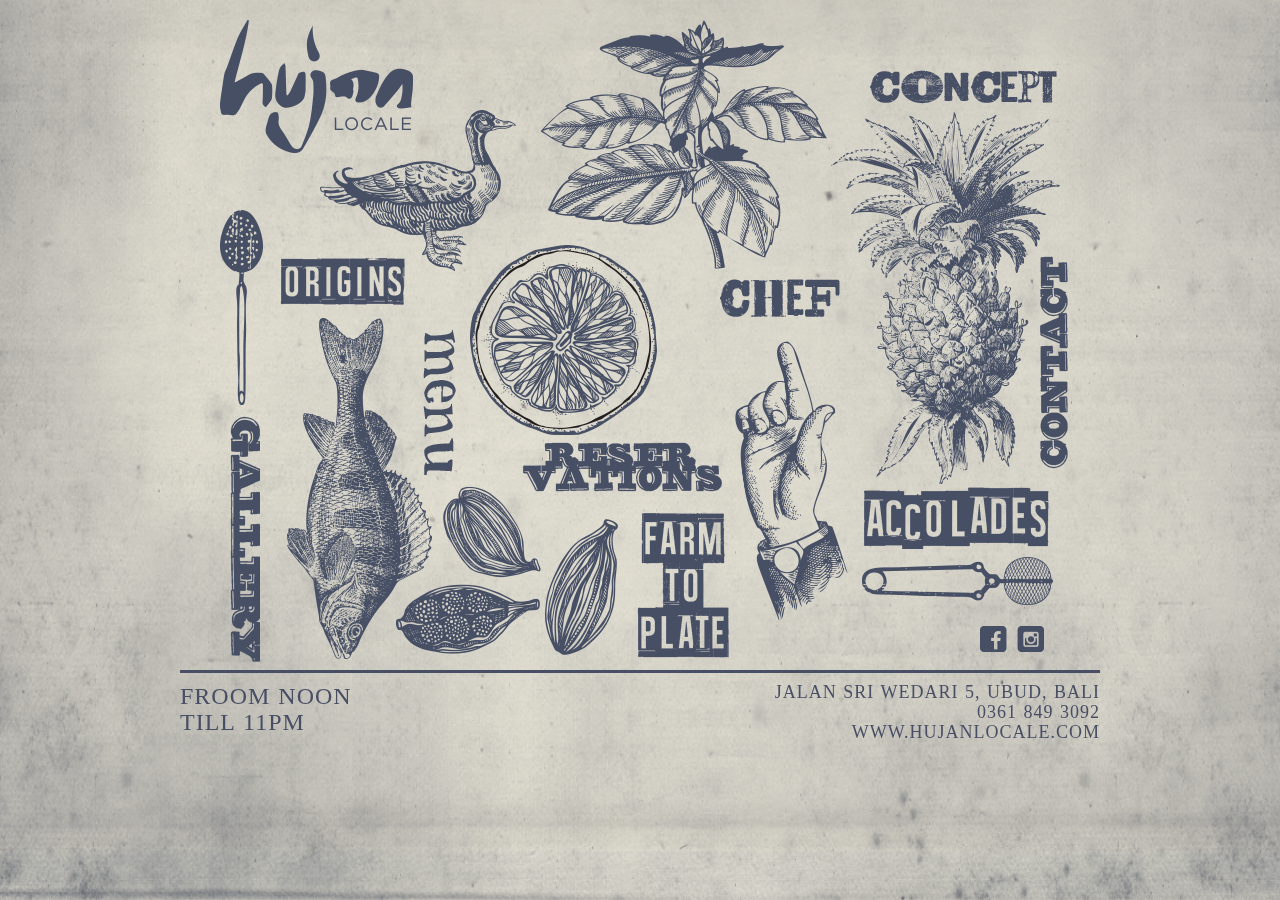
<file: hujan-slide/index.html>
<!DOCTYPE html>
<html lang="en">

<head>

	<meta charset="utf-8">
	<meta http-equiv="X-UA-Compatible" content="IE=edge">
	<meta name="viewport" content="width=device-width, initial-scale=1">
	<meta name="description" content="">
	<meta name="author" content="">

	<title>Hujan</title>

	<!-- Bootstrap Core CSS -->
	<link href="css/bootstrap.min.css" rel="stylesheet">

	<!-- Custom CSS -->
	<link href="css/business-casual.css" rel="stylesheet">
	<link href="js/owl-carousel/owl.carousel.css" rel="stylesheet">
    <link href="js/owl-carousel/owl.theme.css" rel="stylesheet">
    <link href="js/owl-carousel/owl.transitions.css" rel="stylesheet">

	<!-- Fonts -->
	<link href="http://fonts.googleapis.com/css?family=Open+Sans:300italic,400italic,600italic,700italic,800italic,400,300,600,700,800" rel="stylesheet" type="text/css">
	<link href="http://fonts.googleapis.com/css?family=Josefin+Slab:100,300,400,600,700,100italic,300italic,400italic,600italic,700italic" rel="stylesheet" type="text/css">

	<!-- arya load update css -->
	<link href="css/update.css" rel="stylesheet">
	<!--end arya load update css -->

	<!-- HTML5 Shim and Respond.js IE8 support of HTML5 elements and media queries -->
	<!-- WARNING: Respond.js doesn't work if you view the page via file:// -->
	<!--[if lt IE 9]>
		<script src="https://oss.maxcdn.com/libs/html5shiv/3.7.0/html5shiv.js"></script>
		<script src="https://oss.maxcdn.com/libs/respond.js/1.4.2/respond.min.js"></script>
	<![endif]-->
	<style>
		.a.concept {
			background: url('./img/concept_text.png') no-repeat 0 0;
			position: absolute;
			top: 75px;
			width: 188px;
			left: 665px;
			height: 35px;
		}
	</style>

</head>

<body>
	<div class="home-wrap">
		
		<div class="bg">
			<img src="img/background.png">
		</div>

		<div class="container-hujan slide-container" id="container">
			<ul class="scrollto">
				<!-- top 3 -->			
				<li>
					<div class="menu main" style="visibility: visible;">
						<div class="menu-wrap">
							<div class="container">
								<div class="row">
									<div class="col-md-12 no-padding">
										<div class="col-md-10 col-md-offset-1 contact-map">
											<div class="col-md-12 no-padding">
												<img src="img/menu-top-menu-page.png" alt="">
											</div>
											<div class="col-md-12 no-padding text-center menu-text">
												<h3><a href="">ALL DAY MENU</a></h3>
												<h3><a href="">LUNCH</a></h3>
												<h3><a href="">DINNER</a></h3>
												<h3><a href="">DRINKS</a></h3>
											</div>
											<div class="col-md-12 no-padding">
												<img src="img/menu-footer.png" alt="">
											</div>
										</div>
										<ul class="clearfix">
											<li><a href="#" class="absolute back-to-home-contact-page135 home"></a></li>
										</ul>
									</div>
								</div>
							</div>
						</div>
					</div>
				</li>
				<li>
					<div class="concept main" style="visibility: visible;">
						<div class="concept-wrap">
							<div class="col-md-12 no-padding">
								<div class="col-md-6 no-padding">
									<ul class="clearfix">
										<li><img src="img/pohon-concept-page.png" alt="" class="absolute pohon-concept-page"></li>
										<li><img src="img/concept_text.png" alt="" class="absolute concept-text-page"></li>
										<li><a href="#" class="absolute back-to-menu-concept-page menu"></a></li>
									</ul>
									<div class="col-md-7 col-md-offset-4 cheff-content">
										<p>Hujan, meaning rain, will focus the essentials of cuisine with a “found and foraged” philosophy. Chef Will Meyrick is a manifestation of his desire to return to creating smaller restaurants with slow cooked food.  Welcoming a return to his chef and kitchen origins, in contrast to his role of the iconic Street Food Chef in the faster paced and urban restaurants of Mama San and Sarong.</p><br>

										<p>Will together with his “chef in crime” Palm Amatawet, alongside Chefs Tim Bartholomew and Stuart Marsden now embark on this this culinary adventure using the best of local ingredients, sourced from local farmers and fostering stronger links with the surrounding community.</p>
										<p>Its namesake Hujan was chosen to portray what the rains represent Good fortune, prosperity and harvest.
										A twist on traditional Indonesian food, Hujan serves a combination of dishes found in the backstreet kitchens of south East Asia, focusing on slow grassroots cooking. Incorporating Wills Scottish background and love Asian cuisine expect “Thai burgers” or a whole roasted pig head - a fusion of east meets west. There is a focus on seasonality and provenance of ingredients.</p>
									</div>
								</div>
								<div class="col-md-6 no-padding">
									<img src="img/concept_content.png"alt="">
									<img src="img/buah-kembar-concept-page.png" alt="" class="absolute buah-kembar-concept-page">
								</div>
							</div>
						</div>
					</div>
				</li>
				<li>
					<div class="accolades main" style="visibility: visible;">
						<div class="accolades-wrap">
							<div class="container">
								<div class="row">
									<div class="col-md-12 no-padding">
										<div class="col-md-10 col-md-offset-1">
											<div class="col-md-10 col-md-offset-1 no-padding">
												<img src="img/accolades-header-accolades-page.png" alt="">
											</div>
											<div class="col-md-12 no-padding">
												<img src="img/kuping.png" class="absolute kuping" alt="">
												<ul class="clearfix">
													<li><a href="" class="absolute fb-accolades-page"></a></li>
													<li><a href="" class="absolute instagram-accolades-page"></a></li>
													<li><a href="" class="absolute twitter-accolades-page"></a></li>
													<li><a href="" class="absolute press-accolades-page"></a></li>
													<li><a href="" class="absolute will-accolades-page"></a></li>
													<li><a href="" class="absolute mamasan-accolades-page"></a></li>
													<li><a href="" class="absolute sarong-accolades-page"></a></li>
													<li><a href="" class="absolute eo-accolades-page"></a></li>
												</ul>
											</div>
										</div>
									</div>
								</div>
							</div>
						</div>
						<ul class="clearfix">
							<li><a href="#" class="absolute back-to-menu-accolades-page menu"></a></li>
							<li><a href="#" class="absolute back-to-home-accolades-page home"></a></li>
							<li><img src="img/saringan-bola-accolades.png" class="absolute saringan-bulat-accolades-page" alt=""></li>
							<li><img src="img/jeruk-setengah.png" class="absolute jeruk-setengah-accolades-page" alt=""></li>
							<li><img src="img/ikan-accolades.png" class="absolute ikan-accolades-page" alt=""></li>
						</ul>
					</div>
				</li>
				<!--end top 3 -->

				<!-- middle 3 -->
				<li>
					<div class="chef main" style="visibility: visible;">
						<div class="cheff-wrap">
							<div class="col-md-12">
								<div class="row">
									<div class="col-md-6">
										<div class="row">
											<img src="img/will.png"alt="">
										</div>
									</div>
									<div class="col-md-6">
										<div class="row">
											<ul class="clearfix">
												<li>
													<img src="img/ikan-stengah.png" alt="" class="absolute ikan-setengah-cheff-page">
												</li>
												<li>
													<img src="img/chef_text.png" alt="" class="absolute cheff-text-cheff-page">
												</li>
												<li>
													<a href="#" class="absolute back-to-menu-cheff-page menu"></a>
												</li>
												<li>
													<img src="img/jeruk-setengah.png" alt="" class="absolute jeruk-setengah-cheff-page">
												</li>
												<li>
													<a href="#" class="absolute back-to-home-cheff-page home"></a>
												</li>
											</ul>
											<div class="col-md-7 col-md-offset-1 cheff-content">
												<p>Hujan, meaning rain, will focus the essentials of cuisine with a “found and foraged” philosophy. Chef Will Meyrick is a manifestation of his desire to return to creating smaller restaurants with slow cooked food.  Welcoming a return to his chef and kitchen origins, in contrast to his role of the iconic Street Food Chef in the faster paced and urban restaurants of Mama San and Sarong.</p><br>

												<p>Will together with his “chef in crime” Palm Amatawet, alongside Chefs Tim Bartholomew and Stuart Marsden now embark on this this culinary adventure using the best of local ingredients, sourced from local farmers and fostering stronger links with the surrounding community.</p>
												<p>Its namesake Hujan was chosen to portray what the rains represent Good fortune, prosperity and harvest.
												A twist on traditional Indonesian food, Hujan serves a combination of dishes found in the backstreet kitchens of south East Asia, focusing on slow grassroots cooking. Incorporating Wills Scottish background and love Asian cuisine expect “Thai burgers” or a whole roasted pig head - a fusion of east meets west. There is a focus on seasonality and provenance of ingredients.</p>
											</div>
										</div>
									</div>
								</div>
							</div>
						</div>
					</div>
				</li>								
				<li>
					<div class="home main" style="visibility: visible;">
						<div class="col-md-12">
							<div class="index-page">
								<div class="home-inner-wrap">
									<nav>
										<ul class="clearfix">
											<li>
												<a href="" class="home-logo"></a>
											</li>
											<li>
												<img src="img/bebek.png" class="bebek-home" alt="">
											</li>
											<li>
												<img src="img/pohon.png" class="pohon-home" alt="">
											</li>
											<li>
												<a href="#" title="Concept" class="concept"></a>
											</li>
											<li>
												<img src="img/penyaringan.png" class="penyaringan-home" alt="">
											</li>
											<li>
												<a href="#" title="Origin" class="origin-text-home"></a>
											</li>
											<li>
												<img src="img/jeruk.png" class="jeruk-home" alt="">
											</li>
											<li>
												<a href="#" title="Chef" class="chef-text-home chef"></a>
											</li>
											<li>
												<img src="img/nanas.png" class="nanas-home" alt="">
											</li>
											<li>
												<a href="#" title="Contact" class="contact-text-home contact"></a>
											</li>
											<li>
												<a href="#" title="Gallery" class="gallery-text-home gallery"></a>
											</li>
											<li>
												<img src="img/ikan.png" class="ikan-home" alt="">
											</li>
											<li>
												<a href="#" title="Menu" class="menu-text-home menu"></a>
											</li>
											<li>
												<img src="img/buah_kembar.png" class="buah-kembar-home" alt="">
											</li>
											<li>
												<a href="#" title="Reservation" class="reservation-text"></a>
											</li>
											<li>
												<a href="#" title="Farmtoplate" class="farm-to-plate-text-home farm"></a>
											</li>
											<li>
												<img src="img/jari_tangan.png" class="jari-tangan-home" alt="">
											</li>
											<li>
												<a href="#" title="Accolades" class="accolades-text-home accolades"></a>
											</li>
											<li>
												<img src="img/saringan_bola.png" class="saringan-bola-home" alt="">
											</li>
											<li>
												<a href="" class="fb"></a>
											</li>
											<li>
												<a href="" class="instagram"></a>
											</li>
										</ul>
									</nav>
								</div>
								<div class="footer-home">
									<div class="text-left">
										<h3>FROOM NOON <br>
										TILL 11PM</h3>
									</div>
									<div class="text-right">
										<h4>JALAN SRI WEDARI 5, UBUD, BALI <br>
										0361 849 3092 <br>
										WWW.HUJANLOCALE.COM</h4>
									</div>                   
								</div>
							</div>
						</div>
					</div>
				</li>
				<li>					
					<div class="farm main" style="visibility: visible;">
						<div class="farm-wrap">
							<div class="col-md-12 no-padding">
								<div class="col-md-6 no-padding">
									<ul class="clearfix">
										<li><img src="img/buah-kembar-farm.png" alt="" class="absolute buah-kembar-farm-to-plate-page"></li>
										<li><img src="img/farm-to-plate-page.png" alt="" class="absolute farm-to-plate-page"></li>
										<li><img src="img/jeruk-farm-to-plate.png" alt="" class="absolute jeruk-farm-to-plate"></li>
										<li><a href="#" class="absolute back-to-menu-farm-page menu"></a></li>
									</ul>
									<div class="col-md-7 col-md-offset-4 cheff-content">
										<p>Hujan, meaning rain, will focus the essentials of cuisine with a “found and foraged” philosophy. Chef Will Meyrick is a manifestation of his desire to return to creating smaller restaurants with slow cooked food.  Welcoming a return to his chef and kitchen origins, in contrast to his role of the iconic Street Food Chef in the faster paced and urban restaurants of Mama San and Sarong.</p><br>

										<p>Will together with his “chef in crime” Palm Amatawet, alongside Chefs Tim Bartholomew and Stuart Marsden now embark on this this culinary adventure using the best of local ingredients, sourced from local farmers and fostering stronger links with the surrounding community.</p>
										<p>Its namesake Hujan was chosen to portray what the rains represent Good fortune, prosperity and harvest.
										A twist on traditional Indonesian food, Hujan serves a combination of dishes found in the backstreet kitchens of south East Asia, focusing on slow grassroots cooking. Incorporating Wills Scottish background and love Asian cuisine expect “Thai burgers” or a whole roasted pig head - a fusion of east meets west. There is a focus on seasonality and provenance of ingredients.</p>
									</div>
								</div>
								<div class="col-md-6 no-padding" style="padding-top: 190px;">
								<ul class="clearfix">
									<li><a href="#" class="absolute back-to-home-farm-page45 home"></a></li>
								</ul>
									<img src="img/blank.png"alt="">
								</div>
							</div>
						</div>
					</div>
				</li>				
				<!--end middle 3 -->

				<!--bottom 3 -->
				<li>
					<div class="gallery main" style="visibility: visible;">
						<div class="gallery-wrap">
							<ul class="clearfix">
								<li><img src="img/ikan-gallery.png" alt="" class="absolute ikan-gallery-page"></li>
								<li><img src="img/pohon-gallery.png" alt="" class="absolute pohon-gallery-page"></li>
								<li><img src="img/buah-kembar-farm.png" alt="" class="absolute buah-kembar-gallery-page"></li>
								<li><a href="#" class="absolute back-to-home-gallery-page home"></a></li>
							</ul>
							<div class="col-md-12 no-padding">
								<div id="owl-demo" class="owl-carousel owl-theme">
					 
								  <div class="item gallery-item"><img src="img/gallery-1.png" alt=""></div>
								  <div class="item gallery-item"><img src="img/gallery-2.png" alt=""></div>
								 
								</div>
							</div>
						</div>
					</div>
				</li>
				<li>
					<div class="contact main" style="visibility: visible;">
						<div class="contact-wrap">
							<ul class="clearfix">
								<li><img src="img/contact_text-contact-page.png" alt="" class="absolute contact-text-contact-page"></li>
								<li><img src="img/buah-kembar-contact-page.png" alt="" class="absolute buah-kembar-contact-page"></li>
								<li><img src="img/jeruk-contact-page.png" alt="" class="absolute jeruk-contact-page"></li>
							</ul>
							<div class="container">
								<div class="row">
									<div class="col-md-12 no-padding">
										<div class="col-md-10 col-md-offset-1 contact-map">
											<img src="img/map-contact.png" alt="">
										</div>
										<ul class="clearfix">
											<li><img src="img/bebek.png" alt="" class="absolute bebek-contact-page"></li>
											<li><a href="#" class="absolute back-to-home-contact-page home"></a></li>
										</ul>
									</div>
									<div class="col-md-12 footer-contact">
										<ul class="clearfix">
											<li><a href="" class="absolute back-to-reservation-contact-page"></a></li>
											<li><img src="img/ikan-contact-page.png" alt="" class="absolute ikan-contact-page"></li>
										</ul>
									</div>
								</div>
							</div>
						</div>
					</div>
				</li>
				<li></li>
				<!--end bottom 3 -->
			</ul>
		</div>
	</div>


	<!-- jQuery -->
	<script src="js/jquery.js"></script>

	<!-- Bootstrap Core JavaScript -->
	<script src="js/bootstrap.min.js"></script>
	
	<!-- arya load js -->
	<!--
	<script type="text/javascript" src="//cdnjs.cloudflare.com/ajax/libs/jquery-scrollTo/1.4.14/jquery.scrollTo.min.js"></script>
	<script type="text/javascript" src="//cdnjs.cloudflare.com/ajax/libs/jquery-easing/1.3/jquery.easing.min.js"></script>
	<script type="text/javascript" src="//cdnjs.cloudflare.com/ajax/libs/jquery-overscroll/1.7.7/jquery.overscroll.min.js"></script>
	<script src="js/supersized.js"></script>
	-->
	<script src="js/plugins.js"></script>
	<script src="js/script.js"></script>
	<script src="js/owl-carousel/owl.carousel.js"></script>
    <script src="js/owl-carousel/owl.carousel.min.js"></script>
	<!--end arya load js -->

</body>

</html>
</file>
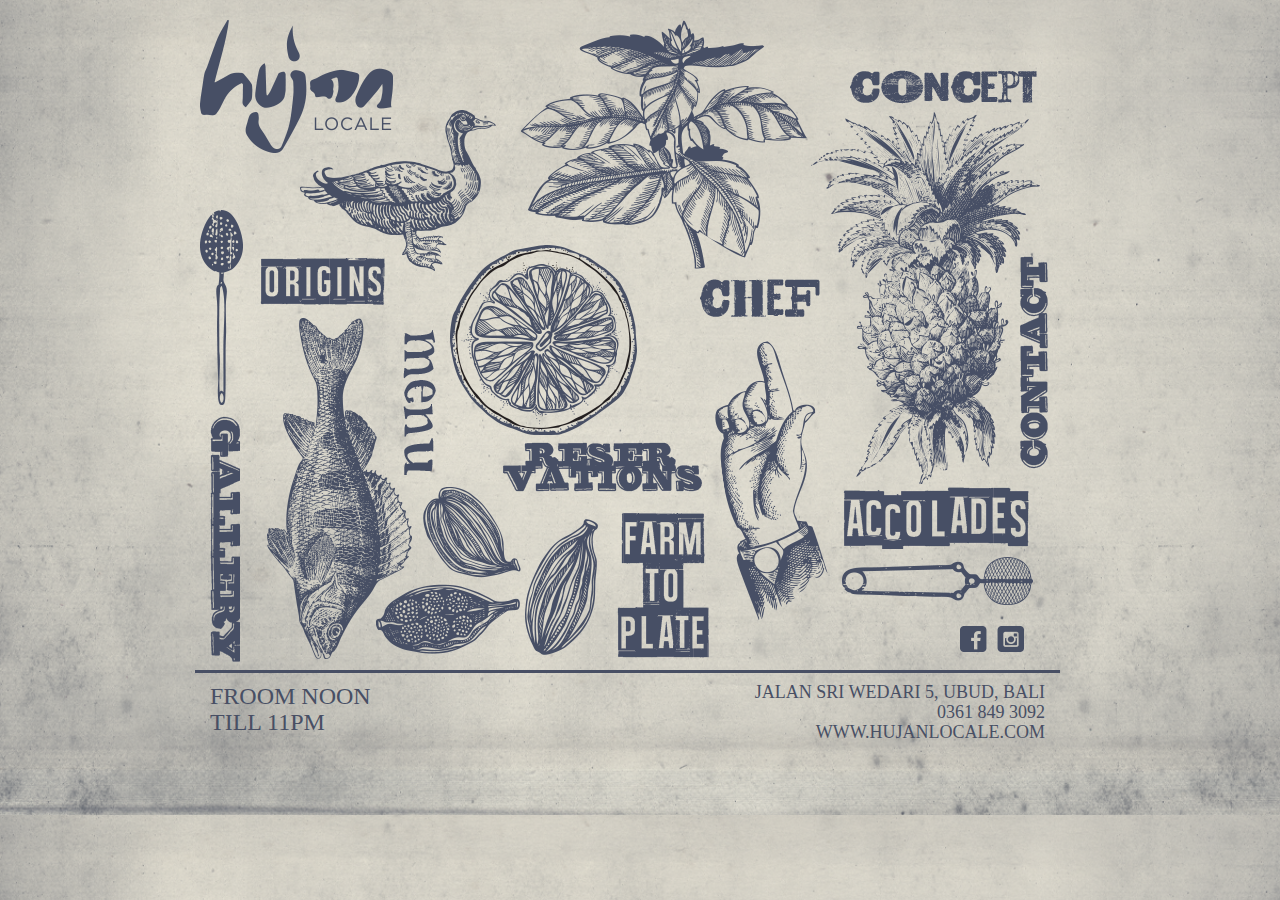
<file: hujan/index.html>
<!DOCTYPE html>
<html lang="en">

<head>

    <meta charset="utf-8">
    <meta http-equiv="X-UA-Compatible" content="IE=edge">
    <meta name="viewport" content="width=device-width, initial-scale=1">
    <meta name="description" content="">
    <meta name="author" content="">

    <title>Hujan</title>

    <!-- Bootstrap Core CSS -->
    <link href="css/bootstrap.min.css" rel="stylesheet">

    <!-- Custom CSS -->
    <link href="css/business-casual.css" rel="stylesheet">

    <!-- Fonts -->
    <link href="http://fonts.googleapis.com/css?family=Open+Sans:300italic,400italic,600italic,700italic,800italic,400,300,600,700,800" rel="stylesheet" type="text/css">
    <link href="http://fonts.googleapis.com/css?family=Josefin+Slab:100,300,400,600,700,100italic,300italic,400italic,600italic,700italic" rel="stylesheet" type="text/css">

    <!-- HTML5 Shim and Respond.js IE8 support of HTML5 elements and media queries -->
    <!-- WARNING: Respond.js doesn't work if you view the page via file:// -->
    <!--[if lt IE 9]>
        <script src="https://oss.maxcdn.com/libs/html5shiv/3.7.0/html5shiv.js"></script>
        <script src="https://oss.maxcdn.com/libs/respond.js/1.4.2/respond.min.js"></script>
    <![endif]-->

</head>

<body class="cheff-wrap">
    <div class="home-wrap">
        <div class="container">
            <div class="row">
                <div class="col-md-10 col-md-offset-1 no-padding home-inner-wrap">
                    <nav>
                        <ul class="clearfix">
                            <li><a href="index.html" class="home-logo"></a></li>
                            <li><img src="img/bebek.png" class="bebek-home" alt=""></li>
                            <li><img src="img/pohon.png" class="pohon-home" alt=""></li>
                            <li><a href="concept.html" title="Concept" class="concept"></a></li>
                            <li><img src="img/penyaringan.png" class="penyaringan-home" alt=""></li>
                            <li><a href="#" title="Origin" class="origin-text-home"></a></li>
                            <li><img src="img/jeruk.png" class="jeruk-home" alt=""></li>
                            <li><a href="cheff.html" title="Chef" class="chef-text-home"></a></li>
                            <li><img src="img/nanas.png" class="nanas-home" alt=""></li>
                            <li><a href="contact.html" title="Contact" class="contact-text-home"></a></li>
                            <li><a href="gallery.html" title="Gallery" class="gallery-text-home"></a></li>
                            <li><img src="img/ikan.png" class="ikan-home" alt=""></li>
                            <li><a href="menu.html" title="Menu" class="menu-text-home"></a></li>
                            <li><img src="img/buah_kembar.png" class="buah-kembar-home" alt=""></li>
                            <li><a href="#" title="Reservation" class="reservation-text"></a></li>
                            <li><a href="#" title="Farmtoplate" class="farm-to-plate-text-home"></a></li>
                            <li><img src="img/jari_tangan.png" class="jari-tangan-home" alt=""></li>
                            <li><a href="accolades.html" title="Accolades" class="accolades-text-home"></a></li>
                            <li><img src="img/saringan_bola.png" class="saringan-bola-home" alt=""></li>
                            <li><a href="" class="fb"></a></li>
                            <li><a href="" class="instagram"></a></li>
                        </ul>
                    </nav>
                </div>
                <div class="col-md-12 footer-home">
                    <div class="text-left">
                        <h3>FROOM NOON <br>
                        TILL 11PM</h3>
                    </div>
                    <div class="text-right">
                        <h4>JALAN SRI WEDARI 5, UBUD, BALI <br>
                        0361 849 3092 <br>
                        WWW.HUJANLOCALE.COM</h4>
                    </div>                   
                </div>
            </div>
        </div>
    </div>


    <!-- jQuery -->
    <script src="js/jquery.js"></script>

    <!-- Bootstrap Core JavaScript -->
    <script src="js/bootstrap.min.js"></script>

    <!-- Script to Activate the Carousel -->
    <script>
    $('.carousel').carousel({
        interval: 5000 //changes the speed
    })
    </script>

</body>

</html>
</file>
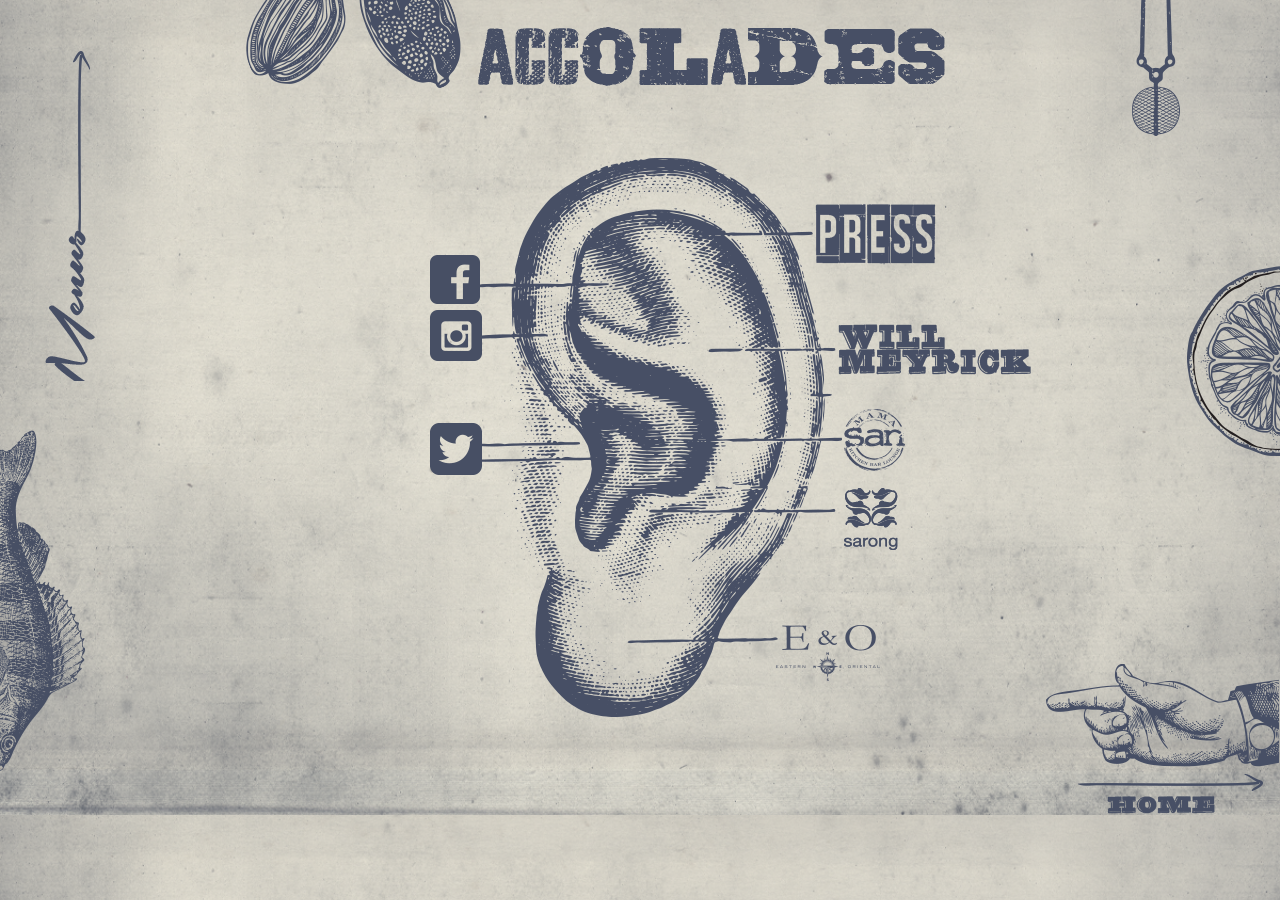
<file: hujan/accolades.html>
<!DOCTYPE html>
<html lang="en">

<head>

    <meta charset="utf-8">
    <meta http-equiv="X-UA-Compatible" content="IE=edge">
    <meta name="viewport" content="width=device-width, initial-scale=1">
    <meta name="description" content="">
    <meta name="author" content="">

    <title>Accolades</title>

    <!-- Bootstrap Core CSS -->
    <link href="css/bootstrap.min.css" rel="stylesheet">

    <!-- Custom CSS -->
    <link href="css/business-casual.css" rel="stylesheet">

    <!-- Fonts -->
    <link href="http://fonts.googleapis.com/css?family=Open+Sans:300italic,400italic,600italic,700italic,800italic,400,300,600,700,800" rel="stylesheet" type="text/css">
    <link href="http://fonts.googleapis.com/css?family=Josefin+Slab:100,300,400,600,700,100italic,300italic,400italic,600italic,700italic" rel="stylesheet" type="text/css">

    <!-- HTML5 Shim and Respond.js IE8 support of HTML5 elements and media queries -->
    <!-- WARNING: Respond.js doesn't work if you view the page via file:// -->
    <!--[if lt IE 9]>
        <script src="https://oss.maxcdn.com/libs/html5shiv/3.7.0/html5shiv.js"></script>
        <script src="https://oss.maxcdn.com/libs/respond.js/1.4.2/respond.min.js"></script>
    <![endif]-->

</head>

<body>

    <div class="accolades-wrap">
        <div class="container">
            <div class="row">
                <div class="col-md-12 no-padding">
                    <div class="col-md-10 col-md-offset-1">
                        <div class="col-md-10 col-md-offset-1 no-padding">
                            <img src="img/accolades-header-accolades-page.png" alt="">
                        </div>
                        <div class="col-md-12 no-padding">
                            <img src="img/kuping.png" class="absolute kuping" alt="">
                            <ul class="clearfix">
                                <li><a href="" class="absolute fb-accolades-page"></a></li>
                                <li><a href="" class="absolute instagram-accolades-page"></a></li>
                                <li><a href="" class="absolute twitter-accolades-page"></a></li>
                                <li><a href="" class="absolute press-accolades-page"></a></li>
                                <li><a href="" class="absolute will-accolades-page"></a></li>
                                <li><a href="" class="absolute mamasan-accolades-page"></a></li>
                                <li><a href="" class="absolute sarong-accolades-page"></a></li>
                                <li><a href="" class="absolute eo-accolades-page"></a></li>
                            </ul>
                        </div>
                    </div>
                </div>
            </div>
        </div>
    </div>
    <ul class="clearfix">
        <li><a href="menu.html" class="absolute back-to-menu-accolades-page"></a></li>
        <li><a href="index.html" class="absolute back-to-home-accolades-page"></a></li>
        <li><img src="img/saringan-bola-accolades.png" class="absolute saringan-bulat-accolades-page" alt=""></li>
        <li><img src="img/jeruk-setengah.png" class="absolute jeruk-setengah-accolades-page" alt=""></li>
        <li><img src="img/ikan-accolades.png" class="absolute ikan-accolades-page" alt=""></li>
    </ul>

    <!-- jQuery -->
    <script src="js/jquery.js"></script>

    <!-- Bootstrap Core JavaScript -->
    <script src="js/bootstrap.min.js"></script>

</body>

</html>
</file>
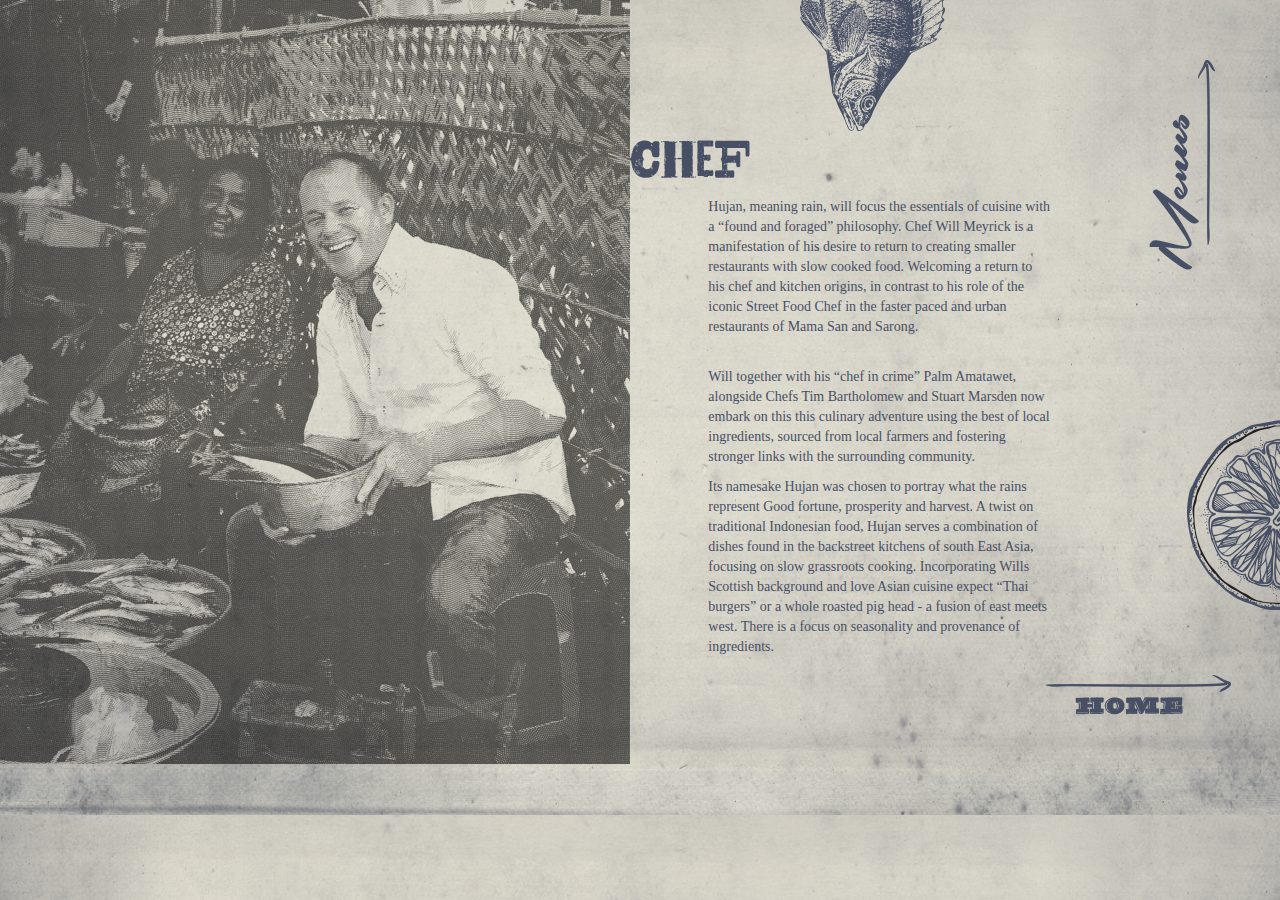
<file: hujan/cheff.html>
<!DOCTYPE html>
<html lang="en">

<head>

    <meta charset="utf-8">
    <meta http-equiv="X-UA-Compatible" content="IE=edge">
    <meta name="viewport" content="width=device-width, initial-scale=1">
    <meta name="description" content="">
    <meta name="author" content="">

    <title>Cheff</title>

    <!-- Bootstrap Core CSS -->
    <link href="css/bootstrap.min.css" rel="stylesheet">

    <!-- Custom CSS -->
    <link href="css/business-casual.css" rel="stylesheet">

    <!-- Fonts -->
    <link href="http://fonts.googleapis.com/css?family=Open+Sans:300italic,400italic,600italic,700italic,800italic,400,300,600,700,800" rel="stylesheet" type="text/css">
    <link href="http://fonts.googleapis.com/css?family=Josefin+Slab:100,300,400,600,700,100italic,300italic,400italic,600italic,700italic" rel="stylesheet" type="text/css">

    <!-- HTML5 Shim and Respond.js IE8 support of HTML5 elements and media queries -->
    <!-- WARNING: Respond.js doesn't work if you view the page via file:// -->
    <!--[if lt IE 9]>
        <script src="https://oss.maxcdn.com/libs/html5shiv/3.7.0/html5shiv.js"></script>
        <script src="https://oss.maxcdn.com/libs/respond.js/1.4.2/respond.min.js"></script>
    <![endif]-->

</head>

<body>
    <div class="cheff-wrap">
        <div class="col-md-12 no-padding">
            <div class="col-md-6 no-padding">
                <img src="img/will.png"alt="">
            </div>
            <div class="col-md-6 no-padding">
                <ul class="clearfix">
                    <li><img src="img/ikan-stengah.png" alt="" class="absolute ikan-setengah-cheff-page"></li>
                    <li><img src="img/chef_text.png" alt="" class="absolute cheff-text-cheff-page"></li>
                    <li><a href="menu.html" class="absolute back-to-menu-cheff-page"></a></li>
                    <li><img src="img/jeruk-setengah.png" alt="" class="absolute jeruk-setengah-cheff-page"></li>
                    <li><a href="index.html" class="absolute back-to-home-cheff-page"></a></li>
                </ul>
                <div class="col-md-7 col-md-offset-1 cheff-content">
                <p>Hujan, meaning rain, will focus the essentials of cuisine with a “found and foraged” philosophy. Chef Will Meyrick is a manifestation of his desire to return to creating smaller restaurants with slow cooked food.  Welcoming a return to his chef and kitchen origins, in contrast to his role of the iconic Street Food Chef in the faster paced and urban restaurants of Mama San and Sarong.</p><br>

                <p>Will together with his “chef in crime” Palm Amatawet, alongside Chefs Tim Bartholomew and Stuart Marsden now embark on this this culinary adventure using the best of local ingredients, sourced from local farmers and fostering stronger links with the surrounding community.</p>
                <p>Its namesake Hujan was chosen to portray what the rains represent Good fortune, prosperity and harvest.
                A twist on traditional Indonesian food, Hujan serves a combination of dishes found in the backstreet kitchens of south East Asia, focusing on slow grassroots cooking. Incorporating Wills Scottish background and love Asian cuisine expect “Thai burgers” or a whole roasted pig head - a fusion of east meets west. There is a focus on seasonality and provenance of ingredients.</p>
            </div>
            </div>
        </div>
    </div>
    

    <!-- jQuery -->
    <script src="js/jquery.js"></script>

    <!-- Bootstrap Core JavaScript -->
    <script src="js/bootstrap.min.js"></script>

</body>

</html>
</file>
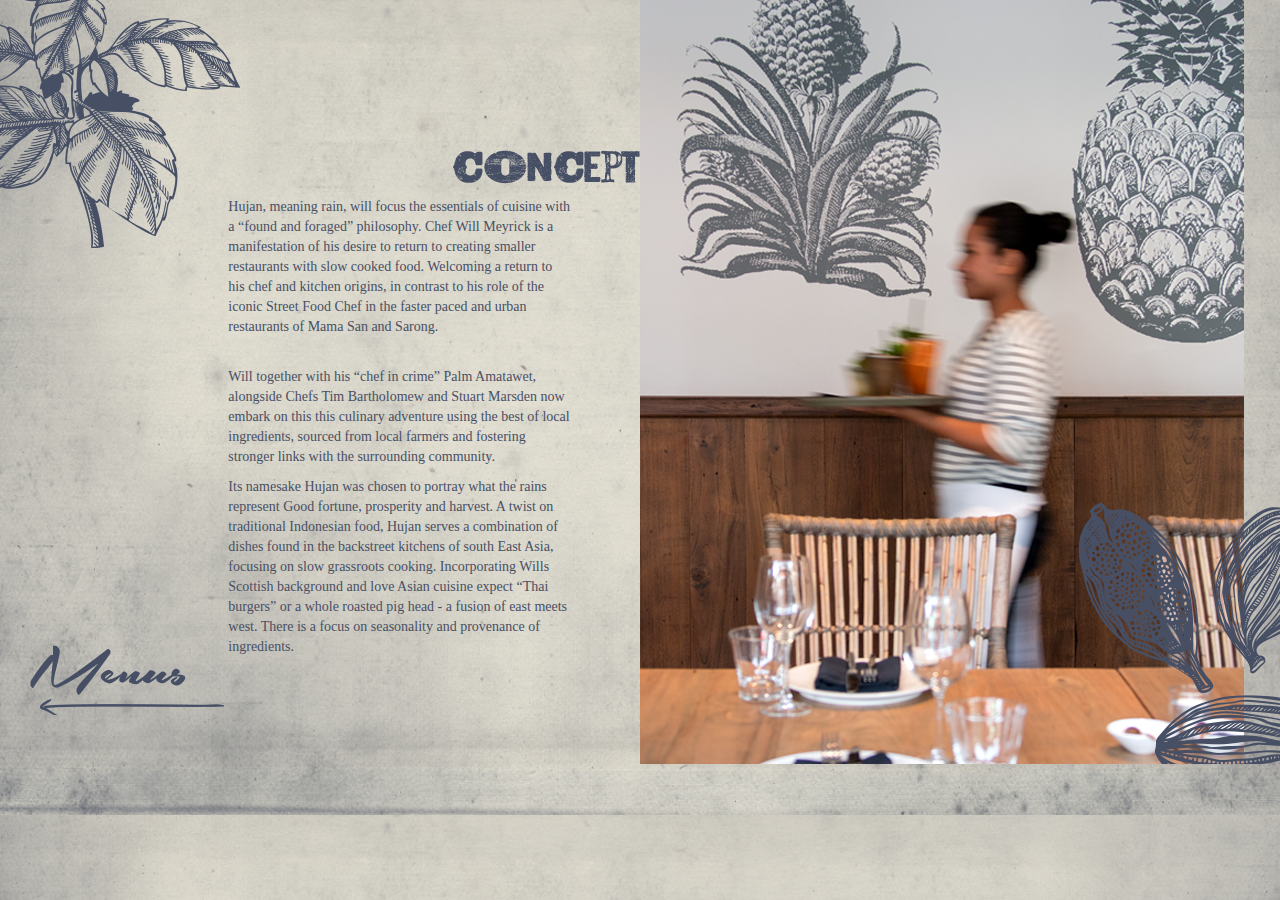
<file: hujan/concept.html>
<!DOCTYPE html>
<html lang="en">

<head>

    <meta charset="utf-8">
    <meta http-equiv="X-UA-Compatible" content="IE=edge">
    <meta name="viewport" content="width=device-width, initial-scale=1">
    <meta name="description" content="">
    <meta name="author" content="">

    <title>Concept</title>

    <!-- Bootstrap Core CSS -->
    <link href="css/bootstrap.min.css" rel="stylesheet">

    <!-- Custom CSS -->
    <link href="css/business-casual.css" rel="stylesheet">

    <!-- Fonts -->
    <link href="http://fonts.googleapis.com/css?family=Open+Sans:300italic,400italic,600italic,700italic,800italic,400,300,600,700,800" rel="stylesheet" type="text/css">
    <link href="http://fonts.googleapis.com/css?family=Josefin+Slab:100,300,400,600,700,100italic,300italic,400italic,600italic,700italic" rel="stylesheet" type="text/css">

    <!-- HTML5 Shim and Respond.js IE8 support of HTML5 elements and media queries -->
    <!-- WARNING: Respond.js doesn't work if you view the page via file:// -->
    <!--[if lt IE 9]>
        <script src="https://oss.maxcdn.com/libs/html5shiv/3.7.0/html5shiv.js"></script>
        <script src="https://oss.maxcdn.com/libs/respond.js/1.4.2/respond.min.js"></script>
    <![endif]-->

</head>

<body>

    <div class="concept-wrap">
        <div class="col-md-12 no-padding">
            <div class="col-md-6 no-padding">
                <ul class="clearfix">
                    <li><img src="img/pohon-concept-page.png" alt="" class="absolute pohon-concept-page"></li>
                    <li><img src="img/concept_text.png" alt="" class="absolute concept-text-page"></li>
                    <li><a href="menu.html" class="absolute back-to-menu-concept-page"></a></li>
                </ul>
                <div class="col-md-7 col-md-offset-4 cheff-content">
                    <p>Hujan, meaning rain, will focus the essentials of cuisine with a “found and foraged” philosophy. Chef Will Meyrick is a manifestation of his desire to return to creating smaller restaurants with slow cooked food.  Welcoming a return to his chef and kitchen origins, in contrast to his role of the iconic Street Food Chef in the faster paced and urban restaurants of Mama San and Sarong.</p><br>

                    <p>Will together with his “chef in crime” Palm Amatawet, alongside Chefs Tim Bartholomew and Stuart Marsden now embark on this this culinary adventure using the best of local ingredients, sourced from local farmers and fostering stronger links with the surrounding community.</p>
                    <p>Its namesake Hujan was chosen to portray what the rains represent Good fortune, prosperity and harvest.
                    A twist on traditional Indonesian food, Hujan serves a combination of dishes found in the backstreet kitchens of south East Asia, focusing on slow grassroots cooking. Incorporating Wills Scottish background and love Asian cuisine expect “Thai burgers” or a whole roasted pig head - a fusion of east meets west. There is a focus on seasonality and provenance of ingredients.</p>
                </div>
            </div>
            <div class="col-md-6 no-padding">
                <img src="img/concept_content.png"alt="">
                <img src="img/buah-kembar-concept-page.png" alt="" class="absolute buah-kembar-concept-page">
            </div>
        </div>
    </div>

    <!-- jQuery -->
    <script src="js/jquery.js"></script>

    <!-- Bootstrap Core JavaScript -->
    <script src="js/bootstrap.min.js"></script>

</body>

</html>
</file>
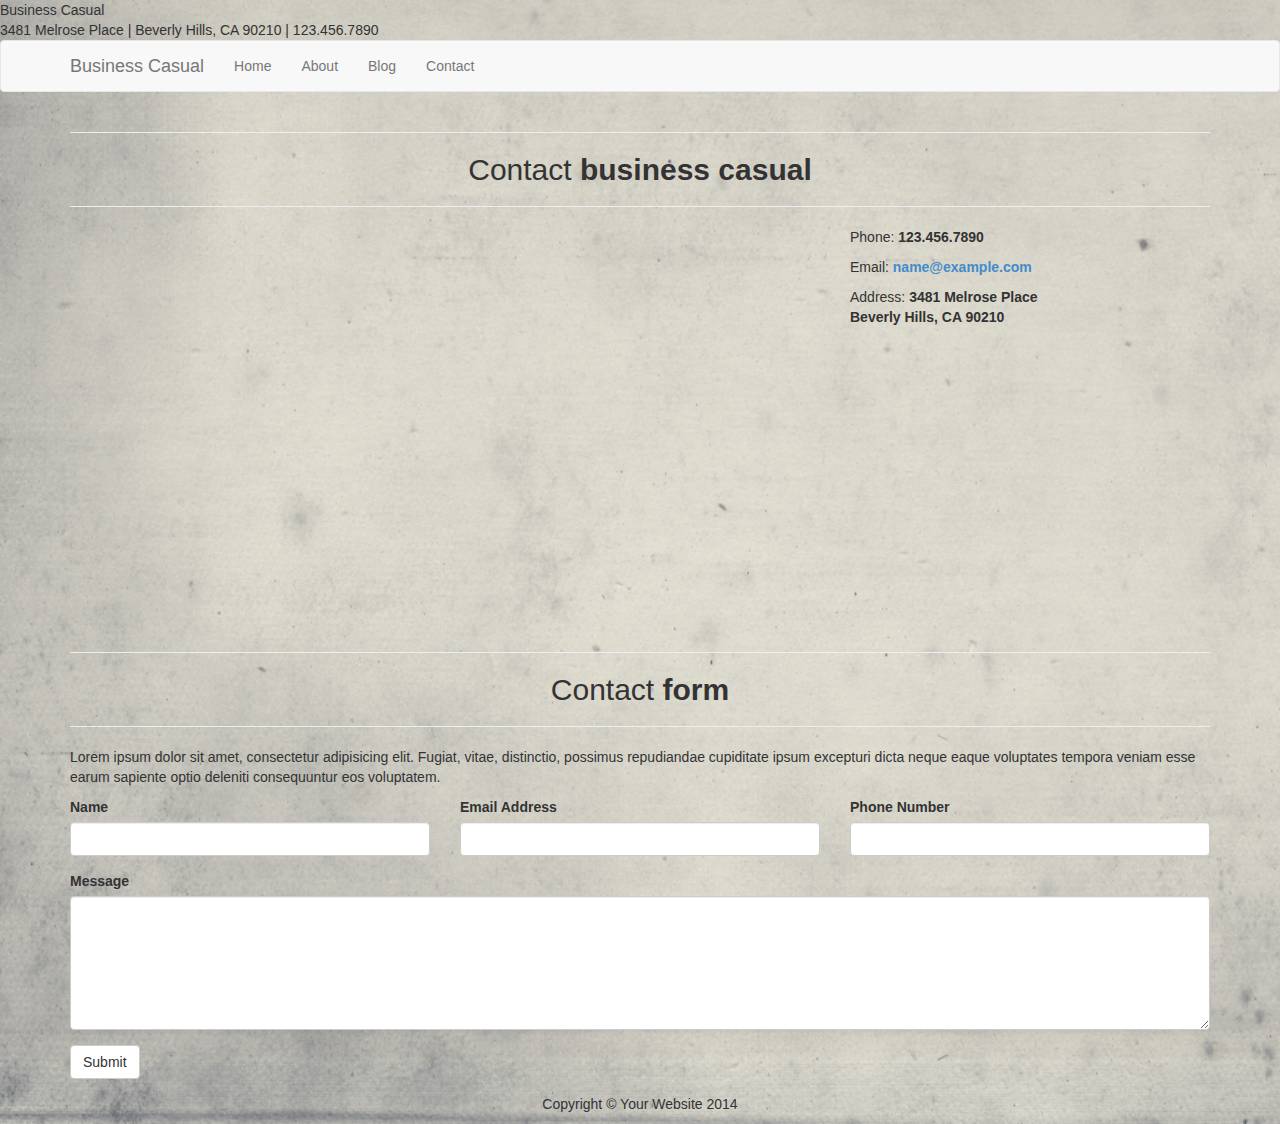
<file: hujan/contact.html>
<!DOCTYPE html>
<html lang="en">

<head>

    <meta charset="utf-8">
    <meta http-equiv="X-UA-Compatible" content="IE=edge">
    <meta name="viewport" content="width=device-width, initial-scale=1">
    <meta name="description" content="">
    <meta name="author" content="">

    <title>Contact - Business Casual - Start Bootstrap Theme</title>

    <!-- Bootstrap Core CSS -->
    <link href="css/bootstrap.min.css" rel="stylesheet">

    <!-- Custom CSS -->
    <link href="css/business-casual.css" rel="stylesheet">

    <!-- Fonts -->
    <link href="http://fonts.googleapis.com/css?family=Open+Sans:300italic,400italic,600italic,700italic,800italic,400,300,600,700,800" rel="stylesheet" type="text/css">
    <link href="http://fonts.googleapis.com/css?family=Josefin+Slab:100,300,400,600,700,100italic,300italic,400italic,600italic,700italic" rel="stylesheet" type="text/css">

    <!-- HTML5 Shim and Respond.js IE8 support of HTML5 elements and media queries -->
    <!-- WARNING: Respond.js doesn't work if you view the page via file:// -->
    <!--[if lt IE 9]>
        <script src="https://oss.maxcdn.com/libs/html5shiv/3.7.0/html5shiv.js"></script>
        <script src="https://oss.maxcdn.com/libs/respond.js/1.4.2/respond.min.js"></script>
    <![endif]-->

</head>

<body>

    <div class="brand">Business Casual</div>
    <div class="address-bar">3481 Melrose Place | Beverly Hills, CA 90210 | 123.456.7890</div>

    <!-- Navigation -->
    <nav class="navbar navbar-default" role="navigation">
        <div class="container">
            <!-- Brand and toggle get grouped for better mobile display -->
            <div class="navbar-header">
                <button type="button" class="navbar-toggle" data-toggle="collapse" data-target="#bs-example-navbar-collapse-1">
                    <span class="sr-only">Toggle navigation</span>
                    <span class="icon-bar"></span>
                    <span class="icon-bar"></span>
                    <span class="icon-bar"></span>
                </button>
                <!-- navbar-brand is hidden on larger screens, but visible when the menu is collapsed -->
                <a class="navbar-brand" href="index.html">Business Casual</a>
            </div>
            <!-- Collect the nav links, forms, and other content for toggling -->
            <div class="collapse navbar-collapse" id="bs-example-navbar-collapse-1">
                <ul class="nav navbar-nav">
                    <li>
                        <a href="index.html">Home</a>
                    </li>
                    <li>
                        <a href="about.html">About</a>
                    </li>
                    <li>
                        <a href="blog.html">Blog</a>
                    </li>
                    <li>
                        <a href="contact.html">Contact</a>
                    </li>
                </ul>
            </div>
            <!-- /.navbar-collapse -->
        </div>
        <!-- /.container -->
    </nav>

    <div class="container">

        <div class="row">
            <div class="box">
                <div class="col-lg-12">
                    <hr>
                    <h2 class="intro-text text-center">Contact
                        <strong>business casual</strong>
                    </h2>
                    <hr>
                </div>
                <div class="col-md-8">
                    <!-- Embedded Google Map using an iframe - to select your location find it on Google maps and paste the link as the iframe src. If you want to use the Google Maps API instead then have at it! -->
                    <iframe width="100%" height="400" frameborder="0" scrolling="no" marginheight="0" marginwidth="0" src="http://maps.google.com/maps?hl=en&amp;ie=UTF8&amp;ll=37.0625,-95.677068&amp;spn=56.506174,79.013672&amp;t=m&amp;z=4&amp;output=embed"></iframe>
                </div>
                <div class="col-md-4">
                    <p>Phone:
                        <strong>123.456.7890</strong>
                    </p>
                    <p>Email:
                        <strong><a href="mailto:name@example.com">name@example.com</a></strong>
                    </p>
                    <p>Address:
                        <strong>3481 Melrose Place
                            <br>Beverly Hills, CA 90210</strong>
                    </p>
                </div>
                <div class="clearfix"></div>
            </div>
        </div>

        <div class="row">
            <div class="box">
                <div class="col-lg-12">
                    <hr>
                    <h2 class="intro-text text-center">Contact
                        <strong>form</strong>
                    </h2>
                    <hr>
                    <p>Lorem ipsum dolor sit amet, consectetur adipisicing elit. Fugiat, vitae, distinctio, possimus repudiandae cupiditate ipsum excepturi dicta neque eaque voluptates tempora veniam esse earum sapiente optio deleniti consequuntur eos voluptatem.</p>
                    <form role="form">
                        <div class="row">
                            <div class="form-group col-lg-4">
                                <label>Name</label>
                                <input type="text" class="form-control">
                            </div>
                            <div class="form-group col-lg-4">
                                <label>Email Address</label>
                                <input type="email" class="form-control">
                            </div>
                            <div class="form-group col-lg-4">
                                <label>Phone Number</label>
                                <input type="tel" class="form-control">
                            </div>
                            <div class="clearfix"></div>
                            <div class="form-group col-lg-12">
                                <label>Message</label>
                                <textarea class="form-control" rows="6"></textarea>
                            </div>
                            <div class="form-group col-lg-12">
                                <input type="hidden" name="save" value="contact">
                                <button type="submit" class="btn btn-default">Submit</button>
                            </div>
                        </div>
                    </form>
                </div>
            </div>
        </div>

    </div>
    <!-- /.container -->

    <footer>
        <div class="container">
            <div class="row">
                <div class="col-lg-12 text-center">
                    <p>Copyright &copy; Your Website 2014</p>
                </div>
            </div>
        </div>
    </footer>

    <!-- jQuery -->
    <script src="js/jquery.js"></script>

    <!-- Bootstrap Core JavaScript -->
    <script src="js/bootstrap.min.js"></script>

</body>

</html>
</file>
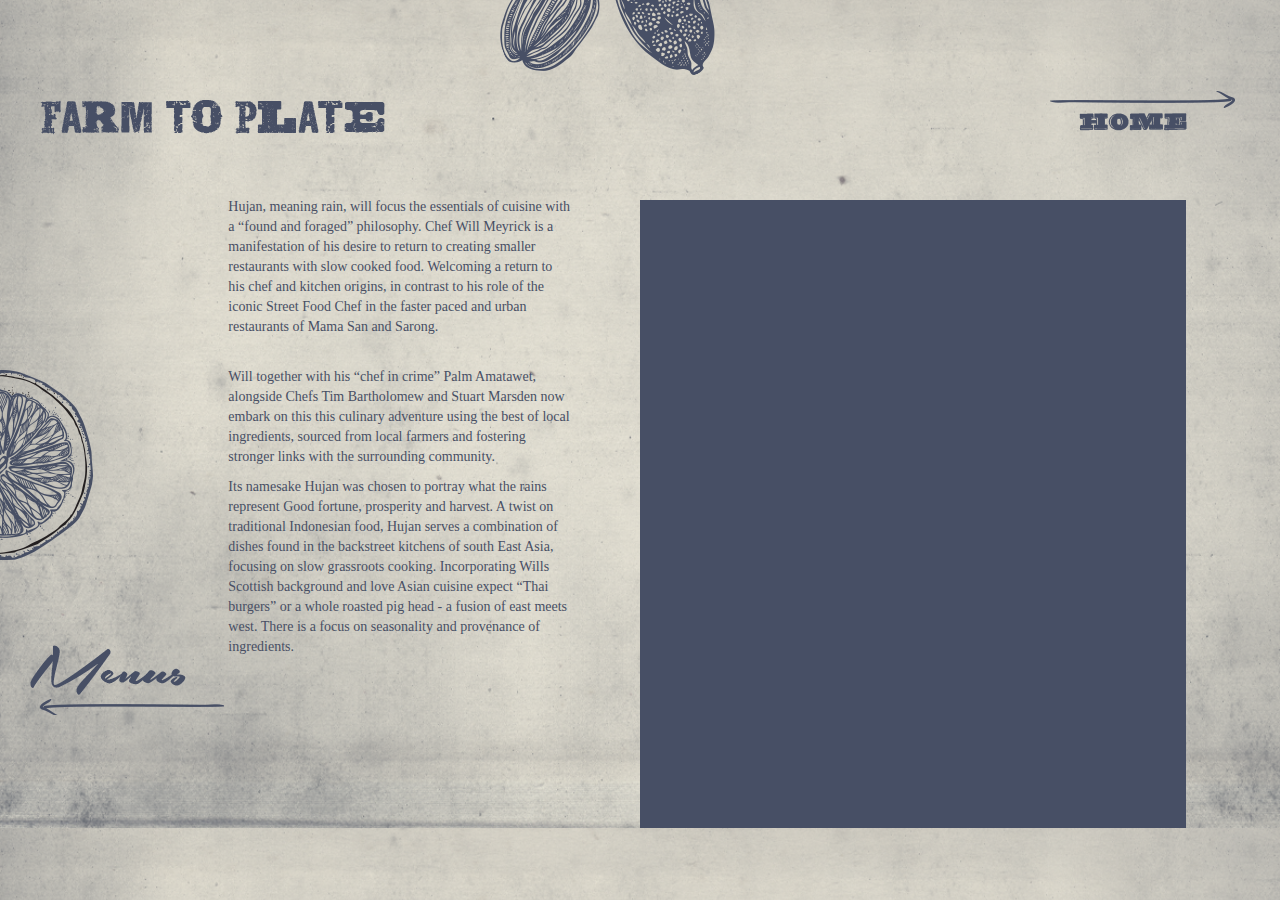
<file: hujan/farm-to-plate.html>
<!DOCTYPE html>
<html lang="en">

<head>

    <meta charset="utf-8">
    <meta http-equiv="X-UA-Compatible" content="IE=edge">
    <meta name="viewport" content="width=device-width, initial-scale=1">
    <meta name="description" content="">
    <meta name="author" content="">

    <title>Farm to plate</title>

    <!-- Bootstrap Core CSS -->
    <link href="css/bootstrap.min.css" rel="stylesheet">

    <!-- Custom CSS -->
    <link href="css/business-casual.css" rel="stylesheet">

    <!-- Fonts -->
    <link href="http://fonts.googleapis.com/css?family=Open+Sans:300italic,400italic,600italic,700italic,800italic,400,300,600,700,800" rel="stylesheet" type="text/css">
    <link href="http://fonts.googleapis.com/css?family=Josefin+Slab:100,300,400,600,700,100italic,300italic,400italic,600italic,700italic" rel="stylesheet" type="text/css">

    <!-- HTML5 Shim and Respond.js IE8 support of HTML5 elements and media queries -->
    <!-- WARNING: Respond.js doesn't work if you view the page via file:// -->
    <!--[if lt IE 9]>
        <script src="https://oss.maxcdn.com/libs/html5shiv/3.7.0/html5shiv.js"></script>
        <script src="https://oss.maxcdn.com/libs/respond.js/1.4.2/respond.min.js"></script>
    <![endif]-->

</head>

<body>

    <div class="farm-wrap">
        <div class="col-md-12 no-padding">
            <div class="col-md-6 no-padding">
                <ul class="clearfix">
                    <li><img src="img/buah-kembar-farm.png" alt="" class="absolute buah-kembar-farm-to-plate-page"></li>
                    <li><img src="img/farm-to-plate-page.png" alt="" class="absolute farm-to-plate-page"></li>
                    <li><img src="img/jeruk-farm-to-plate.png" alt="" class="absolute jeruk-farm-to-plate"></li>
                    <li><a href="menu.html" class="absolute back-to-menu-farm-page"></a></li>
                </ul>
                <div class="col-md-7 col-md-offset-4 cheff-content">
                    <p>Hujan, meaning rain, will focus the essentials of cuisine with a “found and foraged” philosophy. Chef Will Meyrick is a manifestation of his desire to return to creating smaller restaurants with slow cooked food.  Welcoming a return to his chef and kitchen origins, in contrast to his role of the iconic Street Food Chef in the faster paced and urban restaurants of Mama San and Sarong.</p><br>

                    <p>Will together with his “chef in crime” Palm Amatawet, alongside Chefs Tim Bartholomew and Stuart Marsden now embark on this this culinary adventure using the best of local ingredients, sourced from local farmers and fostering stronger links with the surrounding community.</p>
                    <p>Its namesake Hujan was chosen to portray what the rains represent Good fortune, prosperity and harvest.
                    A twist on traditional Indonesian food, Hujan serves a combination of dishes found in the backstreet kitchens of south East Asia, focusing on slow grassroots cooking. Incorporating Wills Scottish background and love Asian cuisine expect “Thai burgers” or a whole roasted pig head - a fusion of east meets west. There is a focus on seasonality and provenance of ingredients.</p>
                </div>
            </div>
            <div class="col-md-6 no-padding" style="padding-top: 190px;">
            <ul class="clearfix">
                <li><a href="index.html" class="absolute back-to-home-farm-page"></a></li>
            </ul>
                <img src="img/blank.png"alt="">
            </div>
        </div>
    </div>

    <!-- jQuery -->
    <script src="js/jquery.js"></script>

    <!-- Bootstrap Core JavaScript -->
    <script src="js/bootstrap.min.js"></script>

</body>

</html>
</file>
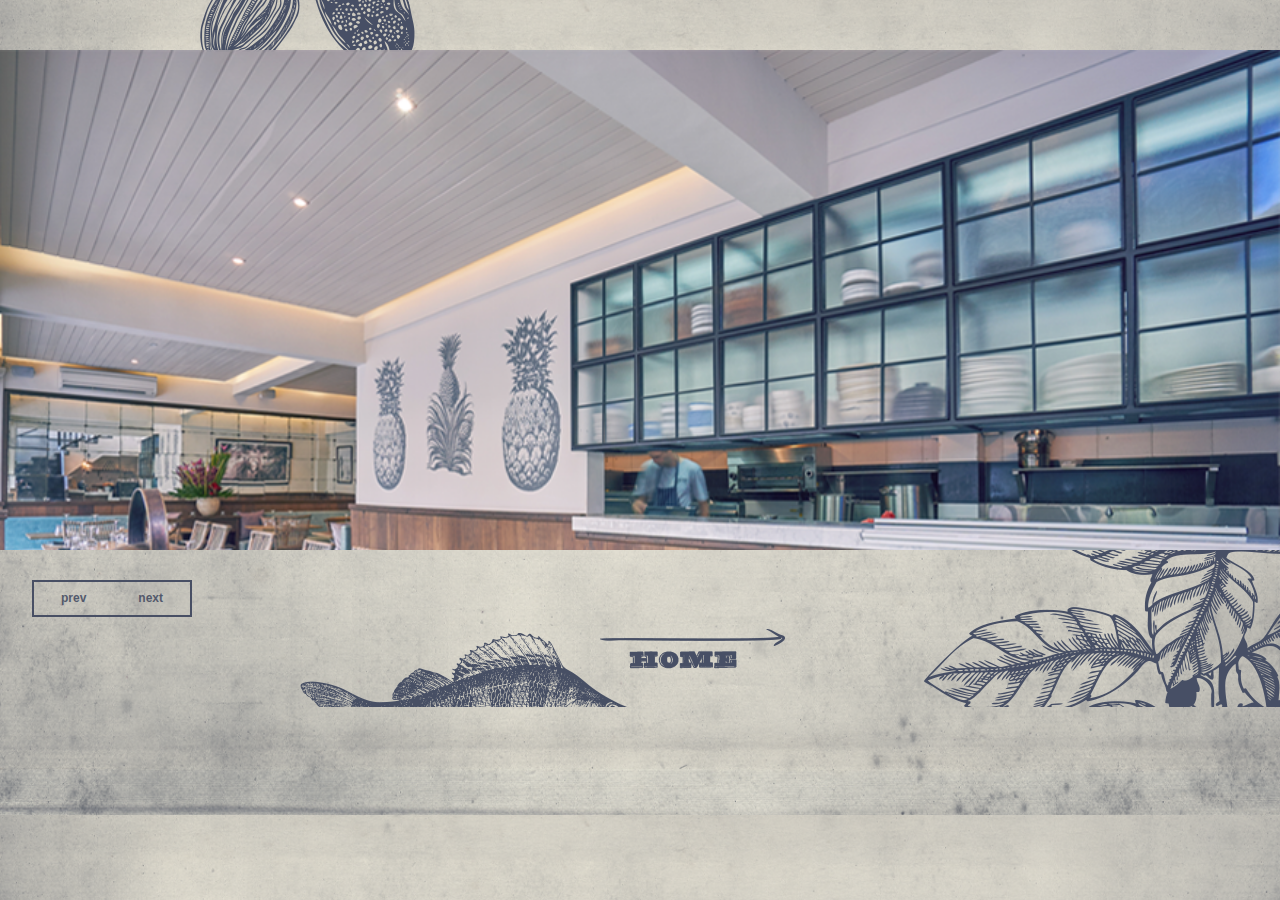
<file: hujan/gallery.html>
<!DOCTYPE html>
<html lang="en">

<head>

    <meta charset="utf-8">
    <meta http-equiv="X-UA-Compatible" content="IE=edge">
    <meta name="viewport" content="width=device-width, initial-scale=1">
    <meta name="description" content="">
    <meta name="author" content="">

    <title>Gallery</title>

    <!-- Bootstrap Core CSS -->
    <link href="css/bootstrap.min.css" rel="stylesheet">

    <!-- Custom CSS -->
    <link href="css/business-casual.css" rel="stylesheet">
    <link href="js/owl-carousel/owl.carousel.css" rel="stylesheet">
    <link href="js/owl-carousel/owl.theme.css" rel="stylesheet">
    <link href="js/owl-carousel/owl.transitions.css" rel="stylesheet">

    <!-- Fonts -->
    <link href="http://fonts.googleapis.com/css?family=Open+Sans:300italic,400italic,600italic,700italic,800italic,400,300,600,700,800" rel="stylesheet" type="text/css">
    <link href="http://fonts.googleapis.com/css?family=Josefin+Slab:100,300,400,600,700,100italic,300italic,400italic,600italic,700italic" rel="stylesheet" type="text/css">

    <!-- HTML5 Shim and Respond.js IE8 support of HTML5 elements and media queries -->
    <!-- WARNING: Respond.js doesn't work if you view the page via file:// -->
    <!--[if lt IE 9]>
        <script src="https://oss.maxcdn.com/libs/html5shiv/3.7.0/html5shiv.js"></script>
        <script src="https://oss.maxcdn.com/libs/respond.js/1.4.2/respond.min.js"></script>
    <![endif]-->

</head>

<body>

    <div class="gallery-wrap">
        <ul class="clearfix">
            <li><img src="img/ikan-gallery.png" alt="" class="absolute ikan-gallery-page"></li>
            <li><img src="img/pohon-gallery.png" alt="" class="absolute pohon-gallery-page"></li>
            <li><img src="img/buah-kembar-farm.png" alt="" class="absolute buah-kembar-gallery-page"></li>
            <li><a href="index.html" class="absolute back-to-home-gallery-page"></a></li>
        </ul>
        <div class="col-md-12 no-padding">
            <div id="owl-demo" class="owl-carousel owl-theme">
 
              <div class="item gallery-item"><img src="img/gallery-1.png" alt=""></div>
              <div class="item gallery-item"><img src="img/gallery-2.png" alt=""></div>
             
            </div>
        </div>
    </div>

    <!-- jQuery -->
    
    <script src="js/jquery.js"></script>
    <script src="js/owl-carousel/owl.carousel.js"></script>
    <script src="js/owl-carousel/owl.carousel.min.js"></script>

    <!-- Bootstrap Core JavaScript -->
    <script src="js/bootstrap.min.js"></script>
    <script>
            $(document).ready(function() {
 
              $("#owl-demo").owlCarousel({
             
                  navigation : true, // Show next and prev buttons
                  slideSpeed : 300,
                  paginationSpeed : 400,
                  singleItem:true
             
                  // "singleItem:true" is a shortcut for:
                  // items : 1, 
                  // itemsDesktop : false,
                  // itemsDesktopSmall : false,
                  // itemsTablet: false,
                  // itemsMobile : false
             
              });
             
            });

    </script>
</body>

</html>
</file>
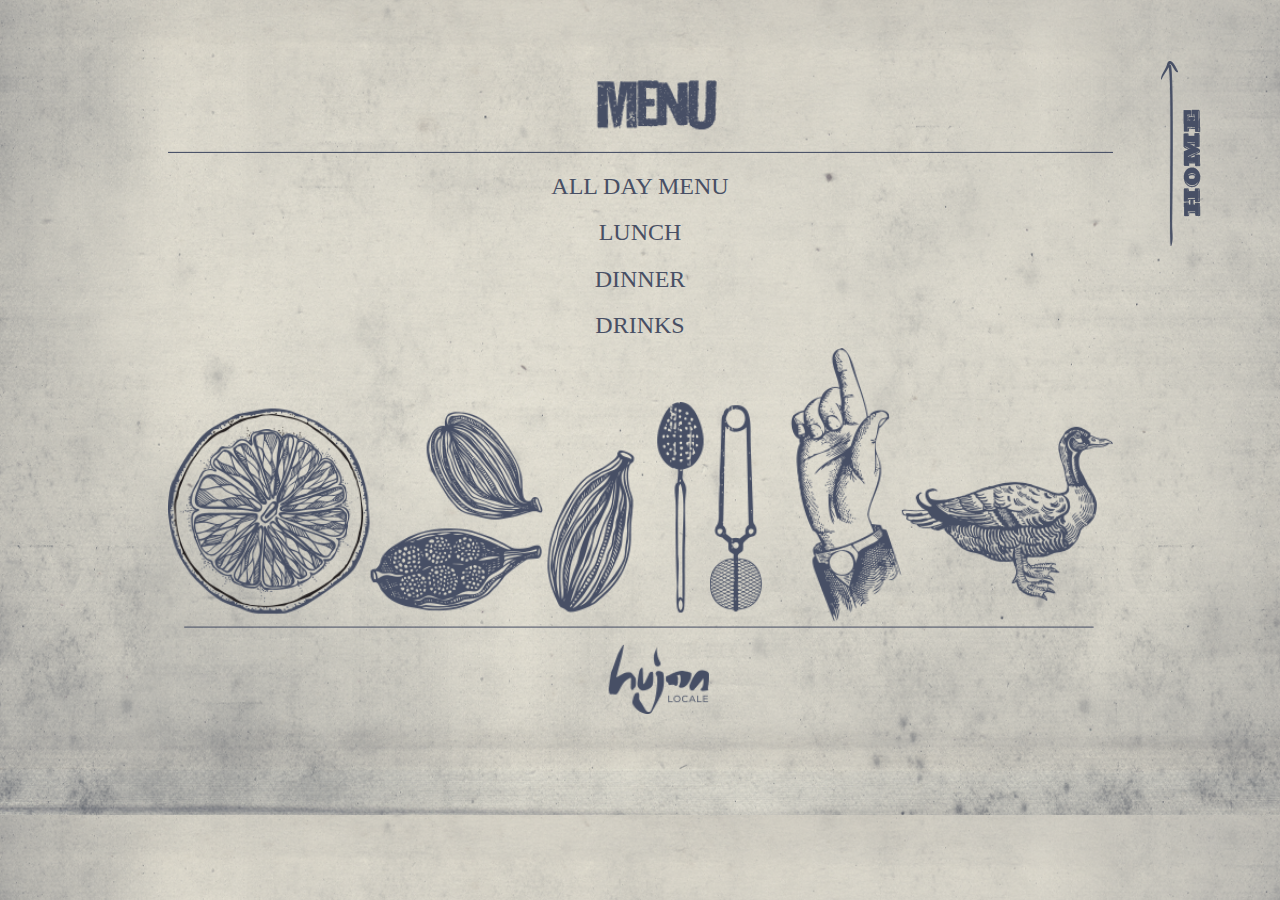
<file: hujan/menu.html>
<!DOCTYPE html>
<html lang="en">

<head>

    <meta charset="utf-8">
    <meta http-equiv="X-UA-Compatible" content="IE=edge">
    <meta name="viewport" content="width=device-width, initial-scale=1">
    <meta name="description" content="">
    <meta name="author" content="">

    <title>Contact</title>

    <!-- Bootstrap Core CSS -->
    <link href="css/bootstrap.min.css" rel="stylesheet">

    <!-- Custom CSS -->
    <link href="css/business-casual.css" rel="stylesheet">

    <!-- Fonts -->
    <link href="http://fonts.googleapis.com/css?family=Open+Sans:300italic,400italic,600italic,700italic,800italic,400,300,600,700,800" rel="stylesheet" type="text/css">
    <link href="http://fonts.googleapis.com/css?family=Josefin+Slab:100,300,400,600,700,100italic,300italic,400italic,600italic,700italic" rel="stylesheet" type="text/css">

    <!-- HTML5 Shim and Respond.js IE8 support of HTML5 elements and media queries -->
    <!-- WARNING: Respond.js doesn't work if you view the page via file:// -->
    <!--[if lt IE 9]>
        <script src="https://oss.maxcdn.com/libs/html5shiv/3.7.0/html5shiv.js"></script>
        <script src="https://oss.maxcdn.com/libs/respond.js/1.4.2/respond.min.js"></script>
    <![endif]-->

</head>

<body>

    <div class="menu-wrap">
        <div class="container">
            <div class="row">
                <div class="col-md-12 no-padding">
                    <div class="col-md-10 col-md-offset-1 contact-map">
                        <div class="col-md-12 no-padding">
                            <img src="img/menu-top-menu-page.png" alt="">
                        </div>
                        <div class="col-md-12 no-padding text-center menu-text">
                            <h3><a href="">ALL DAY MENU</a></h3>
                            <h3><a href="">LUNCH</a></h3>
                            <h3><a href="">DINNER</a></h3>
                            <h3><a href="">DRINKS</a></h3>
                        </div>
                        <div class="col-md-12 no-padding">
                            <img src="img/menu-footer.png" alt="">
                        </div>
                    </div>
                    <ul class="clearfix">
                        <li><a href="index.html" class="absolute back-to-home-contact-page"></a></li>
                    </ul>
                </div>
            </div>
        </div>
    </div>

    <!-- jQuery -->
    <script src="js/jquery.js"></script>

    <!-- Bootstrap Core JavaScript -->
    <script src="js/bootstrap.min.js"></script>

</body>

</html>
</file>
<file: hujan-slide/css/business-casual.css>
body {
    background-image: url('../img/background.png');
    background-size: cover;
}
.no-padding {
    padding: 0;
}
.home-inner-wrap {
    margin-top: 10px;
    position: relative;
    margin-left: 9%;
    height: 660px;
}
ul {
    list-style: none;
}
.home-inner-wrap ul li {
    display: inline;
}
.absolute {
    position: absolute;
}
nav li a:hover {
    background-position: 1px 1px!important;
}
a:hover {
    background-position: 1px 1px!important;
}
/*nav link image text*/
a.home-logo {
    background: url('../img/logo.png') no-repeat 0 0;
    position: absolute;
    top: 10px;
    width: 196px;
    height: 135px;

}
a.concept {
    background: url('../img/concept_text.png') no-repeat 0 0;
    position: absolute;
    top: 60px;
    width: 188px;
    left: 690px;
    height: 35px;

}
a.origin-text-home {
    background: url('../img/origin_text.png') no-repeat 0 0;
    position: absolute;
    top: 248px;
    width: 126px;
    left: 100px;
    height: 50px;
}
a.chef-text-home {
    background: url('../img/chef_text.png') no-repeat 0 0;
    position: absolute;
    top: 269px;
    width: 126px;
    left: 540px;
    height: 50px;
}
a.contact-text-home {
    background: url('../img/contact_text.png') no-repeat 0 0;
    position: absolute;
    top: 246px;
    width: 30px;
    left: 860px;
    height: 215px;
}
a.gallery-text-home {
    background: url('../img/gallery_text.png') no-repeat 0 0;
    position: absolute;
    top: 406px;
    width: 30px;
    left: 50px;
    height: 250px;
}
a.menu-text-home {
    background: url('../img/menu_text.png') no-repeat 0 0;
    position: absolute;
    top: 320px;
    width: 34px;
    left: 243px;
    height: 151px;
}
a.reservation-text {
    background: url('../img/reservations_text.png') no-repeat 0 0;
    position: absolute;
    top: 432px;
    width: 201px;
    left: 343px;
    height: 50px;
}
a.farm-to-plate-text-home {
    background: url('../img/farm_to_plate_text.png') no-repeat 0 0;
    position: absolute;
    top: 503px;
    width: 94px;
    left: 457px;
    height: 147px;
}
a.accolades-text-home {
    background: url('../img/accolades_text.png') no-repeat 0 0;
    position: absolute;
    top: 477px;
    width: 188px;
    left: 683px;
    height: 62px;
}
.fb {
    background: url('../img/fb.png') no-repeat 0 0;
    position: absolute;
    top: 616px;
    width: 29px;
    left: 800px;
    height: 28px;
}
.instagram {
    background: url('../img/instagram.png') no-repeat 0 0;
    position: absolute;
    top: 616px;
    width: 29px;
    left: 837px;
    height: 28px;
}
/*end nav link image text*/

/*nav non link image*/
.home-logo {
    position: absolute;
    top: 10px;
}
.bebek-home {
    position: absolute;
    top: 100px;
    left: 140px;
}
.pohon-home {
    position: absolute;
    top: 10px;
    left: 360px;
}
.penyaringan-home {
    position: absolute;
    top: 200px;
}
.jeruk-home {
    position: absolute;
    top: 235px;
    left: 290px;
}
.nanas-home {
    position: absolute;
    top: 102px;
    left: 651px;
}
.ikan-home {
    position: absolute;
    top: 308px;
    left: 107px;
}
.buah-kembar-home {
    position: absolute;
    top: 476px;
    left: 215px;
}
.jari-tangan-home {
    position: absolute;
    top: 331px;
    left: 555px;
}
.saringan-bola-home {
    position: absolute;
    top: 547px;
    left: 682px;
}
/*end nav non link image*/
.footer-home {
    border-top: 3px solid #484f64;
    width: 865px;
    margin-left: 140px;
}
.footer-home .text-left {
    display: inline-block;
    width: 180px;
}
.footer-home .text-right {
    display: inline-block;
    float: right;
    color: #484f64;
}
.footer-home .text-left h3 {
    margin-top: 10px;
    color: #484f64;
    font-family: serif;
}
.footer-home .text-right h4 {
    font-family: serif;
}
.h100 {
    height: 100%;
}
/*cheff page*/
.ikan-setengah-cheff-page {
    left: 160px;
}
.cheff-text-cheff-page {
    left: -10px;
    top: 140px;
}
a.back-to-menu-cheff-page {
    background: url('../img/back-to-menu-cheff-page.png') no-repeat 0 0;
    width: 81px;
    height: 213px;
    right: 50px;
    top: 60px;
}
a.back-to-home-cheff-page {
    background: url('../img/back-to-home-cheff-page.png') no-repeat 0 0;
    width: 194px;
    height: 50px;
    right: 40px;
    top: 675px;
}
.jeruk-setengah-cheff-page {
    right: 0;
    top: 420px;
}
.cheff-content {
    top: 187px;
    color: #484f64;
    font-family: serif;
}
/*end cheff page*/

/*concept page*/
.pohon-concept-page {
    top: 0;
    left: 0;
}
.concept-text-page {
    right: 0;
    top: 150px;
}
.buah-kembar-concept-page {
    right: 0;
    bottom: 0;
}
a.back-to-menu-concept-page {
    background: url('../img/back-to-menu-concept-page.png') no-repeat 0 0;
    width: 194px;
    height: 70px;
    left: 30px;
    top: 645px;
}
/*end concept page*/

/*contact page*/
.contact-map {
    padding-top: 80px;
}
.contact-map img {
    width: 100%;
}
.contact-text-contact-page {
    top: 77px;
    left: 13%;
}
.buah-kembar-contact-page {
    right: 0;
    top: 330px;
}
.ikan-contact-page {
    bottom: 0;
    right: 201px;
}
.jeruk-contact-page {
    left: 0;
    top: 588px;
}
.bebek-contact-page {
    left: 37px;
    top: 330px;
}
a.back-to-reservation-contact-page {
    background: url('../img/back-to-reservation-contact-page.png') no-repeat 0 0;
    width: 300px;
    height: 65px;
    right: 20px;
    top: 18px;
}
a.back-to-home-contact-page {
    background: url('../img/back-to-home-contact-page.png') no-repeat 0 0;
    width: 44px;
    height: 193px;
    right: 20px;
    top: 61px;
}
.footer-contact {
    height: 180px;
}
/*end contact page*/

/*menu page*/
.menu-text a {
    color: #484f64;
    text-decoration: none;
    font-family: serif;
}
/*end menu page*/

/*accolades page*/
.kuping {
    left: 306px;
    top: 70px;
}
a.fb-accolades-page{
    background: url('../img/fb-accolades.png') no-repeat 0 0;
    width: 51px;
    height: 50px;
    left: 262px;
    top: 167px;
}
a.instagram-accolades-page{
    background: url('../img/instagram-accolades.png') no-repeat 0 0;
    width: 55px;
    height: 54px;
    left: 262px;
    top: 222px;
}
a.twitter-accolades-page{
    background: url('../img/twitter-accolades.png') no-repeat 0 0;
    width: 55px;
    height: 54px;
    left: 262px;
    top: 335px;
}
a.press-accolades-page{
    background: url('../img/press-accolades.png') no-repeat 0 0;
    width: 124px;
    height: 62px;
    right: 174px;
    top: 116px;
}
a.will-accolades-page{
    background: url('../img/will-accolades.png') no-repeat 0 0;
    width: 202px;
    height: 62px;
    right: 73px;
    top: 236px;
}
a.mamasan-accolades-page{
    background: url('../img/mamasan-accolades.png') no-repeat 0 0;
    width: 69px;
    height: 65px;
    right: 200px;
    top: 321px;

}
a.sarong-accolades-page{
    background: url('../img/sarong-accolades.png') no-repeat 0 0;
    width: 69px;
    height: 65px;
    right: 200px;
    top: 400px;
}
a.eo-accolades-page{
    background: url('../img/eo-accolades.png') no-repeat 0 0;
    width: 120px;
    height: 65px;
    right: 217px;
    top: 537px;
}
a.back-to-menu-accolades-page {
    background: url('../img/back-to-menu-accolades.png') no-repeat 0 0;
    width: 55px;
    height: 330px;
    left: 45px;
    top: 51px;
}
a.back-to-home-accolades-page {
    background: url('../img/back-to-home-accolades.png') no-repeat 0 0;
    width: 234px;
    height: 159px;
    right: 0px;
    top: 663px;
}
.saringan-bulat-accolades-page {
    top: 0;
    right: 100px;
}
.jeruk-setengah-accolades-page {
    right: 0;
    top: 266px;
}
.ikan-accolades-page {
    left: 0;
    top: 430px;
}

/*end accolades page*/

/*farm to plate page*/
.farm-to-plate-page{
    top: 100px;
}
.jeruk-farm-to-plate{
    top: 370px;
    left: 0;
}
.buah-kembar-farm-to-plate-page {
    left: 500px;
}
a.back-to-home-farm-page {
    background: url('../img/back-to-home-cheff-page.png') no-repeat 0 0;
    width: 200px;
    height: 53px;
    right: 30px;
    top: 91px;
}
a.back-to-menu-farm-page {
    background: url('../img/back-to-menu-concept-page.png') no-repeat 0 0;
    width: 194px;
    height: 70px;
    left: 30px;
    top: 645px;
}
/*end farm to plate page*/
/*gallery page*/
#owl-demo .item img{
    display: block;
    width: 100%;
    height: auto;
}
.gallery-wrap .col-md-12 {
    margin-top: 40px;
}
.gallery-item {
    height: 500px;
    overflow: hidden;
}
.owl-buttons {
    width: 160px;
    border: 2px solid #484f64;
    margin-left: 32px;
    margin-top: 30px;
}
.owl-pagination {
    display: none;
}
.ikan-gallery-page {
    top: 633px;
    left: 300px;
}
.pohon-gallery-page {
    top: 467px;;
    right: 0px;
}
.buah-kembar-gallery-page {
    top: 0;
    left: 200px;
}
.back-to-home-gallery-page {
    background: url('../img/back-to-home-cheff-page.png') no-repeat 0 0;
    width: 194px;
    height: 70px;
    left: 600px;
    top: 629px;
}
/*end gallery*/
</file>
<file: hujan-slide/css/update.css>
body {
	background-color:#beb4ab;
	height:100%;
}

.bg img {
	min-height:100%;
	min-width:1024px;
	
	height:auto;
	width:100%;
	
	left:0;
	top:0;
	position:fixed;
}

.container-hujan {
	/*height:800px;*/
	height:768px;
	margin:0 auto;
	overflow:hidden;
	position:relative;
	width:1260px;
	/*width:1346px;*/
}

.ie8 .container {}
.ie7 .container {}
.ie6 .container {}

.chromeframe {
	font-size:14px;
	text-align:center;
}
.chromeframe a,.chromeframe a:visited {
	text-decoration:underline;
}
.chromeframe a:hover {
	text-decoration:none;
}

ul.scrollto {
	height: 2340px;
  	width: 4080px !important;
	padding: 0px !important;
}

.main {
	/*height:800px;*/
	height:768px;
	letter-spacing:1px;
	line-height:16px;
	position:relative;
	visibility:hidden;
	width:1260px;
	/* width:1346px; */
	word-spacing:1px;
}

li {
	float:left;
}

.home-inner-wrap {
	margin-left: 0% !important;
}

.footer-home {
	width: 920px !important;
	margin-left: 0px !important; 
}

.index-page {
  display: table;
  margin: 0 auto;
}

.slide-container {
	padding: 0px !important;
	/*margin-left: 0px !important;
	margin-right: 0px !important;*/
}

a.back-to-home-contact-page45 {
	background: url('../img/back-to-home-contact-page.png') no-repeat 0 0;
    width: 44px;
    height: 193px;
    right: 20px;
    top: 61px;
	-webkit-transform: rotate(45deg);
    -moz-transform: rotate(45deg);
    -ms-transform: rotate(45deg);
    -o-transform: rotate(45deg);
    transform: rotate(45deg);
}

a.back-to-home-contact-page135 {
	background: url('../img/back-to-home-contact-page.png') no-repeat 0 0;
    width: 44px;
    height: 193px;
    right: 20px;
    top: 61px;
	-webkit-transform: rotate(135deg);
    -moz-transform: rotate(135deg);
    -ms-transform: rotate(135deg);
    -o-transform: rotate(135deg);
    transform: rotate(135deg);
}

a.back-to-home-accolades-page {
	top: 600px !important;
}

.owl-buttons {
	width: 180px !important;
}

.ikan-gallery-page {
	top: 693px;
}

.back-to-home-gallery-page {
	top: 672px;
	left: 662px;
	-webkit-transform: rotate(-45deg);
    -moz-transform: rotate(-45deg);
    -ms-transform: rotate(-45deg);
    -o-transform: rotate(-45deg);
    transform: rotate(-45deg);
}

a.back-to-menu-farm-page {
	top: 638px;
	-webkit-transform: rotate(45deg);
    -moz-transform: rotate(45deg);
    -ms-transform: rotate(45deg);
    -o-transform: rotate(45deg);
    transform: rotate(45deg);
}

.gallery-item {
	height: 570px;
}

.pohon-gallery-page {
	top: 527px;
}

ul, ol {
	margin-bottom: 0px !important;
}

.jeruk-contact-page {
	top: 617px;
}

.ikan-contact-page {
	top: 103px;
}

@media screen and (-webkit-min-device-pixel-ratio:0) {
	.container {}
}
</file>
<file: hujan/css/business-casual.css>
body {
    background-image: url('../img/background.png');
    background-size: cover;
}
.no-padding {
    padding: 0;
}
.home-inner-wrap {
    margin-top: 10px;
    position: relative;
    margin-left: 9%;
    height: 660px;
}
ul {
    list-style: none;
}
.home-inner-wrap ul li {
    display: inline;
}
.absolute {
    position: absolute;
}
nav li a:hover {
    background-position: 1px 1px!important;
}
a:hover {
    background-position: 1px 1px!important;
}
/*nav link image text*/
a.home-logo {
    background: url('../img/logo.png') no-repeat 0 0;
    position: absolute;
    top: 10px;
    width: 196px;
    height: 135px;

}
a.concept {
    background: url('../img/concept_text.png') no-repeat 0 0;
    position: absolute;
    top: 60px;
    width: 188px;
    left: 690px;
    height: 35px;

}
a.origin-text-home {
    background: url('../img/origin_text.png') no-repeat 0 0;
    position: absolute;
    top: 248px;
    width: 126px;
    left: 100px;
    height: 50px;
}
a.chef-text-home {
    background: url('../img/chef_text.png') no-repeat 0 0;
    position: absolute;
    top: 269px;
    width: 126px;
    left: 540px;
    height: 50px;
}
a.contact-text-home {
    background: url('../img/contact_text.png') no-repeat 0 0;
    position: absolute;
    top: 246px;
    width: 30px;
    left: 860px;
    height: 215px;
}
a.gallery-text-home {
    background: url('../img/gallery_text.png') no-repeat 0 0;
    position: absolute;
    top: 406px;
    width: 30px;
    left: 50px;
    height: 250px;
}
a.menu-text-home {
    background: url('../img/menu_text.png') no-repeat 0 0;
    position: absolute;
    top: 320px;
    width: 34px;
    left: 243px;
    height: 151px;
}
a.reservation-text {
    background: url('../img/reservations_text.png') no-repeat 0 0;
    position: absolute;
    top: 432px;
    width: 201px;
    left: 343px;
    height: 50px;
}
a.farm-to-plate-text-home {
    background: url('../img/farm_to_plate_text.png') no-repeat 0 0;
    position: absolute;
    top: 503px;
    width: 94px;
    left: 457px;
    height: 147px;
}
a.accolades-text-home {
    background: url('../img/accolades_text.png') no-repeat 0 0;
    position: absolute;
    top: 477px;
    width: 188px;
    left: 683px;
    height: 62px;
}
.fb {
    background: url('../img/fb.png') no-repeat 0 0;
    position: absolute;
    top: 616px;
    width: 29px;
    left: 800px;
    height: 28px;
}
.instagram {
    background: url('../img/instagram.png') no-repeat 0 0;
    position: absolute;
    top: 616px;
    width: 29px;
    left: 837px;
    height: 28px;
}
/*end nav link image text*/

/*nav non link image*/
.home-logo {
    position: absolute;
    top: 10px;
}
.bebek-home {
    position: absolute;
    top: 100px;
    left: 140px;
}
.pohon-home {
    position: absolute;
    top: 10px;
    left: 360px;
}
.penyaringan-home {
    position: absolute;
    top: 200px;
}
.jeruk-home {
    position: absolute;
    top: 235px;
    left: 290px;
}
.nanas-home {
    position: absolute;
    top: 102px;
    left: 651px;
}
.ikan-home {
    position: absolute;
    top: 308px;
    left: 107px;
}
.buah-kembar-home {
    position: absolute;
    top: 476px;
    left: 215px;
}
.jari-tangan-home {
    position: absolute;
    top: 331px;
    left: 555px;
}
.saringan-bola-home {
    position: absolute;
    top: 547px;
    left: 682px;
}
/*end nav non link image*/
.footer-home {
    border-top: 3px solid #484f64;
    width: 865px;
    margin-left: 140px;
}
.footer-home .text-left {
    display: inline-block;
    width: 180px;
}
.footer-home .text-right {
    display: inline-block;
    float: right;
    color: #484f64;
}
.footer-home .text-left h3 {
    margin-top: 10px;
    color: #484f64;
    font-family: serif;
}
.footer-home .text-right h4 {
    font-family: serif;
}
.h100 {
    height: 100%;
}
/*cheff page*/
.ikan-setengah-cheff-page {
    left: 160px;
}
.cheff-text-cheff-page {
    left: -10px;
    top: 140px;
}
a.back-to-menu-cheff-page {
    background: url('../img/back-to-menu-cheff-page.png') no-repeat 0 0;
    width: 81px;
    height: 213px;
    right: 50px;
    top: 60px;
}
a.back-to-home-cheff-page {
    background: url('../img/back-to-home-cheff-page.png') no-repeat 0 0;
    width: 194px;
    height: 50px;
    right: 40px;
    top: 675px;
}
.jeruk-setengah-cheff-page {
    right: 0;
    top: 420px;
}
.cheff-content {
    top: 187px;
    color: #484f64;
    font-family: serif;
}
/*end cheff page*/

/*concept page*/
.pohon-concept-page {
    top: 0;
    left: 0;
}
.concept-text-page {
    right: 0;
    top: 150px;
}
.buah-kembar-concept-page {
    right: 0;
    bottom: 0;
}
a.back-to-menu-concept-page {
    background: url('../img/back-to-menu-concept-page.png') no-repeat 0 0;
    width: 194px;
    height: 70px;
    left: 30px;
    top: 645px;
}
/*end concept page*/

/*contact page*/
.contact-map {
    padding-top: 80px;
}
.contact-map img {
    width: 100%;
}
.contact-text-contact-page {
    top: 77px;
    left: 13%;
}
.buah-kembar-contact-page {
    right: 0;
    top: 330px;
}
.ikan-contact-page {
    bottom: 0;
    right: 201px;
}
.jeruk-contact-page {
    left: 0;
    top: 588px;
}
.bebek-contact-page {
    left: 37px;
    top: 330px;
}
a.back-to-reservation-contact-page {
    background: url('../img/back-to-reservation-contact-page.png') no-repeat 0 0;
    width: 300px;
    height: 65px;
    right: 20px;
    top: 18px;
}
a.back-to-home-contact-page {
    background: url('../img/back-to-home-contact-page.png') no-repeat 0 0;
    width: 44px;
    height: 193px;
    right: 20px;
    top: 61px;
}
.footer-contact {
    height: 180px;
}
/*end contact page*/

/*menu page*/
.menu-text a {
    color: #484f64;
    text-decoration: none;
    font-family: serif;
}
/*end menu page*/

/*accolades page*/
.kuping {
    left: 306px;
    top: 70px;
}
a.fb-accolades-page{
    background: url('../img/fb-accolades.png') no-repeat 0 0;
    width: 51px;
    height: 50px;
    left: 262px;
    top: 167px;
}
a.instagram-accolades-page{
    background: url('../img/instagram-accolades.png') no-repeat 0 0;
    width: 55px;
    height: 54px;
    left: 262px;
    top: 222px;
}
a.twitter-accolades-page{
    background: url('../img/twitter-accolades.png') no-repeat 0 0;
    width: 55px;
    height: 54px;
    left: 262px;
    top: 335px;
}
a.press-accolades-page{
    background: url('../img/press-accolades.png') no-repeat 0 0;
    width: 124px;
    height: 62px;
    right: 174px;
    top: 116px;
}
a.will-accolades-page{
    background: url('../img/will-accolades.png') no-repeat 0 0;
    width: 202px;
    height: 62px;
    right: 73px;
    top: 236px;
}
a.mamasan-accolades-page{
    background: url('../img/mamasan-accolades.png') no-repeat 0 0;
    width: 69px;
    height: 65px;
    right: 200px;
    top: 321px;

}
a.sarong-accolades-page{
    background: url('../img/sarong-accolades.png') no-repeat 0 0;
    width: 69px;
    height: 65px;
    right: 200px;
    top: 400px;
}
a.eo-accolades-page{
    background: url('../img/eo-accolades.png') no-repeat 0 0;
    width: 120px;
    height: 65px;
    right: 217px;
    top: 537px;
}
a.back-to-menu-accolades-page {
    background: url('../img/back-to-menu-accolades.png') no-repeat 0 0;
    width: 55px;
    height: 330px;
    left: 45px;
    top: 51px;
}
a.back-to-home-accolades-page {
    background: url('../img/back-to-home-accolades.png') no-repeat 0 0;
    width: 234px;
    height: 159px;
    right: 0px;
    top: 663px;
}
.saringan-bulat-accolades-page {
    top: 0;
    right: 100px;
}
.jeruk-setengah-accolades-page {
    right: 0;
    top: 266px;
}
.ikan-accolades-page {
    left: 0;
    top: 430px;
}

/*end accolades page*/

/*farm to plate page*/
.farm-to-plate-page{
    top: 100px;
}
.jeruk-farm-to-plate{
    top: 370px;
    left: 0;
}
.buah-kembar-farm-to-plate-page {
    left: 500px;
}
a.back-to-home-farm-page {
    background: url('../img/back-to-home-cheff-page.png') no-repeat 0 0;
    width: 200px;
    height: 53px;
    right: 30px;
    top: 91px;
}
a.back-to-menu-farm-page {
    background: url('../img/back-to-menu-concept-page.png') no-repeat 0 0;
    width: 194px;
    height: 70px;
    left: 30px;
    top: 645px;
}
/*end farm to plate page*/
/*gallery page*/
#owl-demo .item img{
    display: block;
    width: 100%;
    height: auto;
}
.gallery-wrap .col-md-12 {
    margin-top: 40px;
}
.gallery-item {
    height: 500px;
    overflow: hidden;
}
.owl-buttons {
    width: 160px;
    border: 2px solid #484f64;
    margin-left: 32px;
    margin-top: 30px;
}
.owl-pagination {
    display: none;
}
.ikan-gallery-page {
    top: 633px;
    left: 300px;
}
.pohon-gallery-page {
    top: 467px;;
    right: 0px;
}
.buah-kembar-gallery-page {
    top: 0;
    left: 200px;
}
.back-to-home-gallery-page {
    background: url('../img/back-to-home-cheff-page.png') no-repeat 0 0;
    width: 194px;
    height: 70px;
    left: 600px;
    top: 629px;
}
/*end gallery*/
</file>
